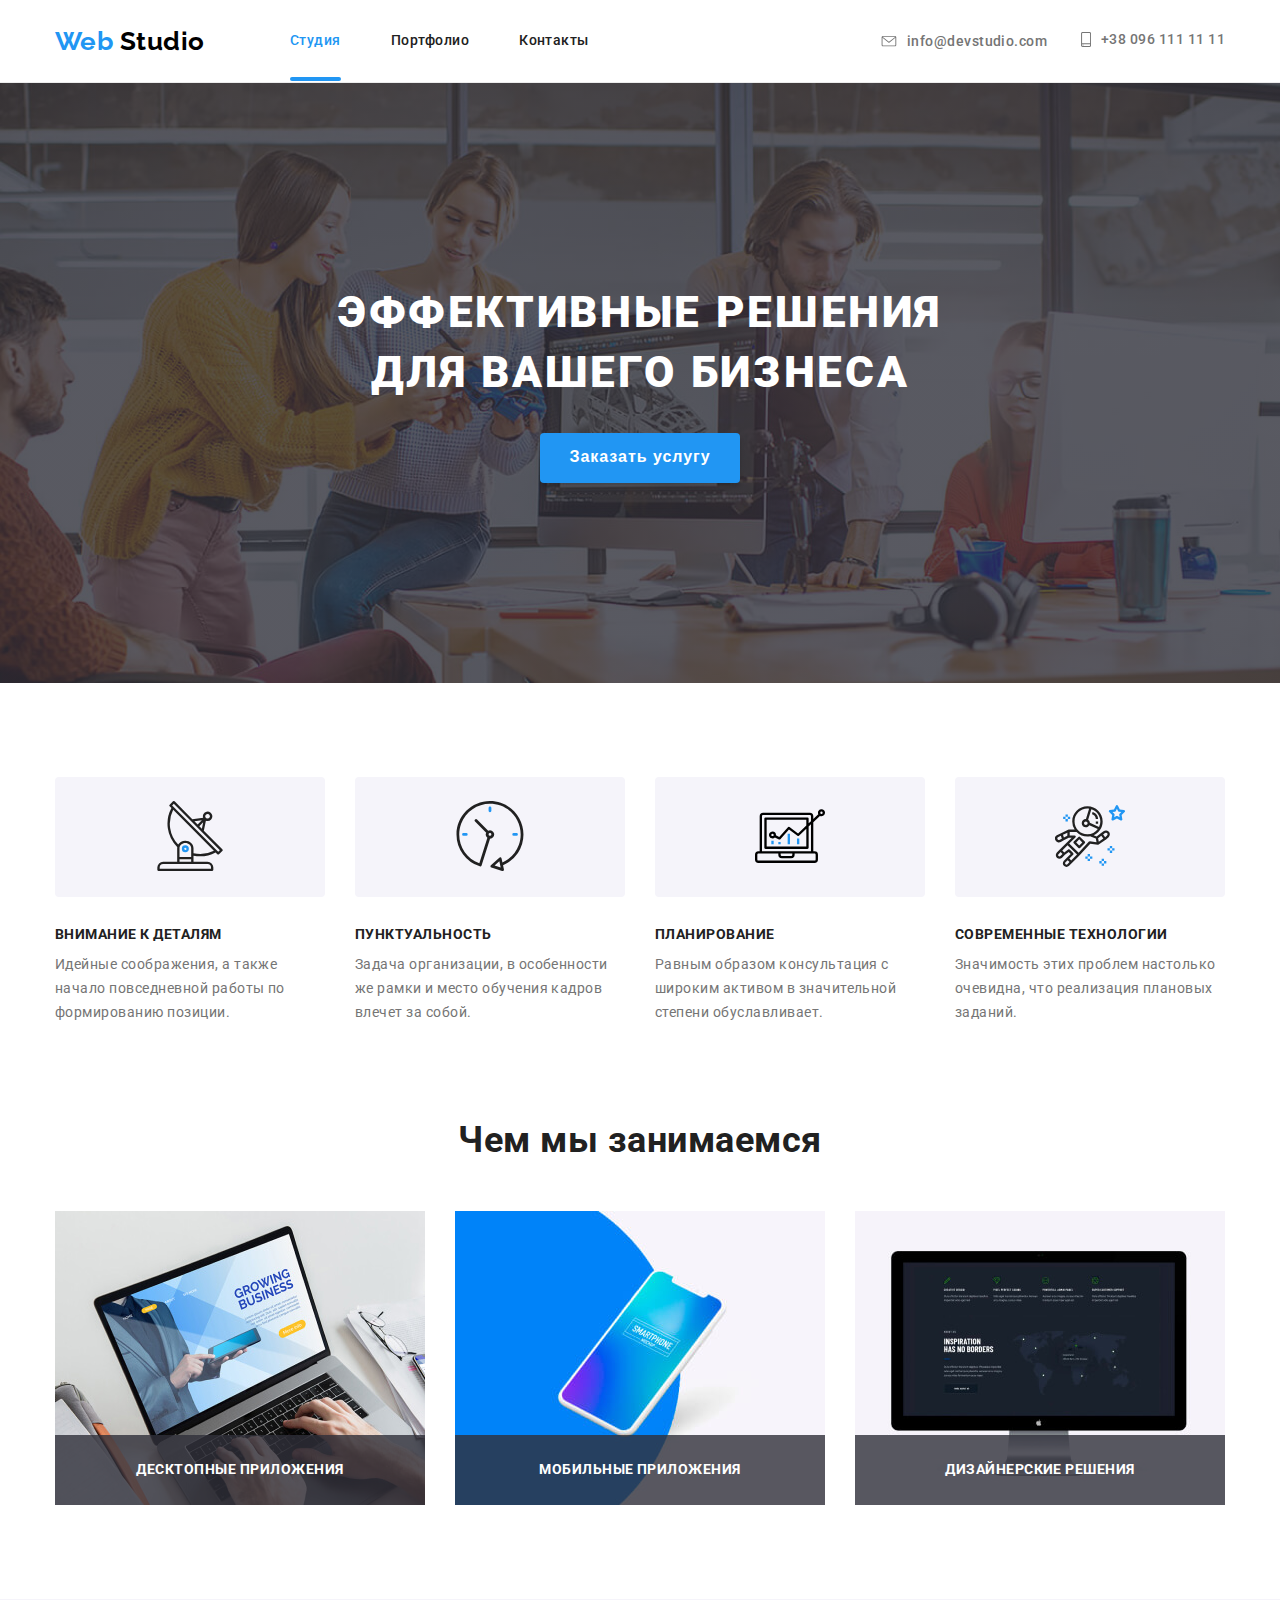
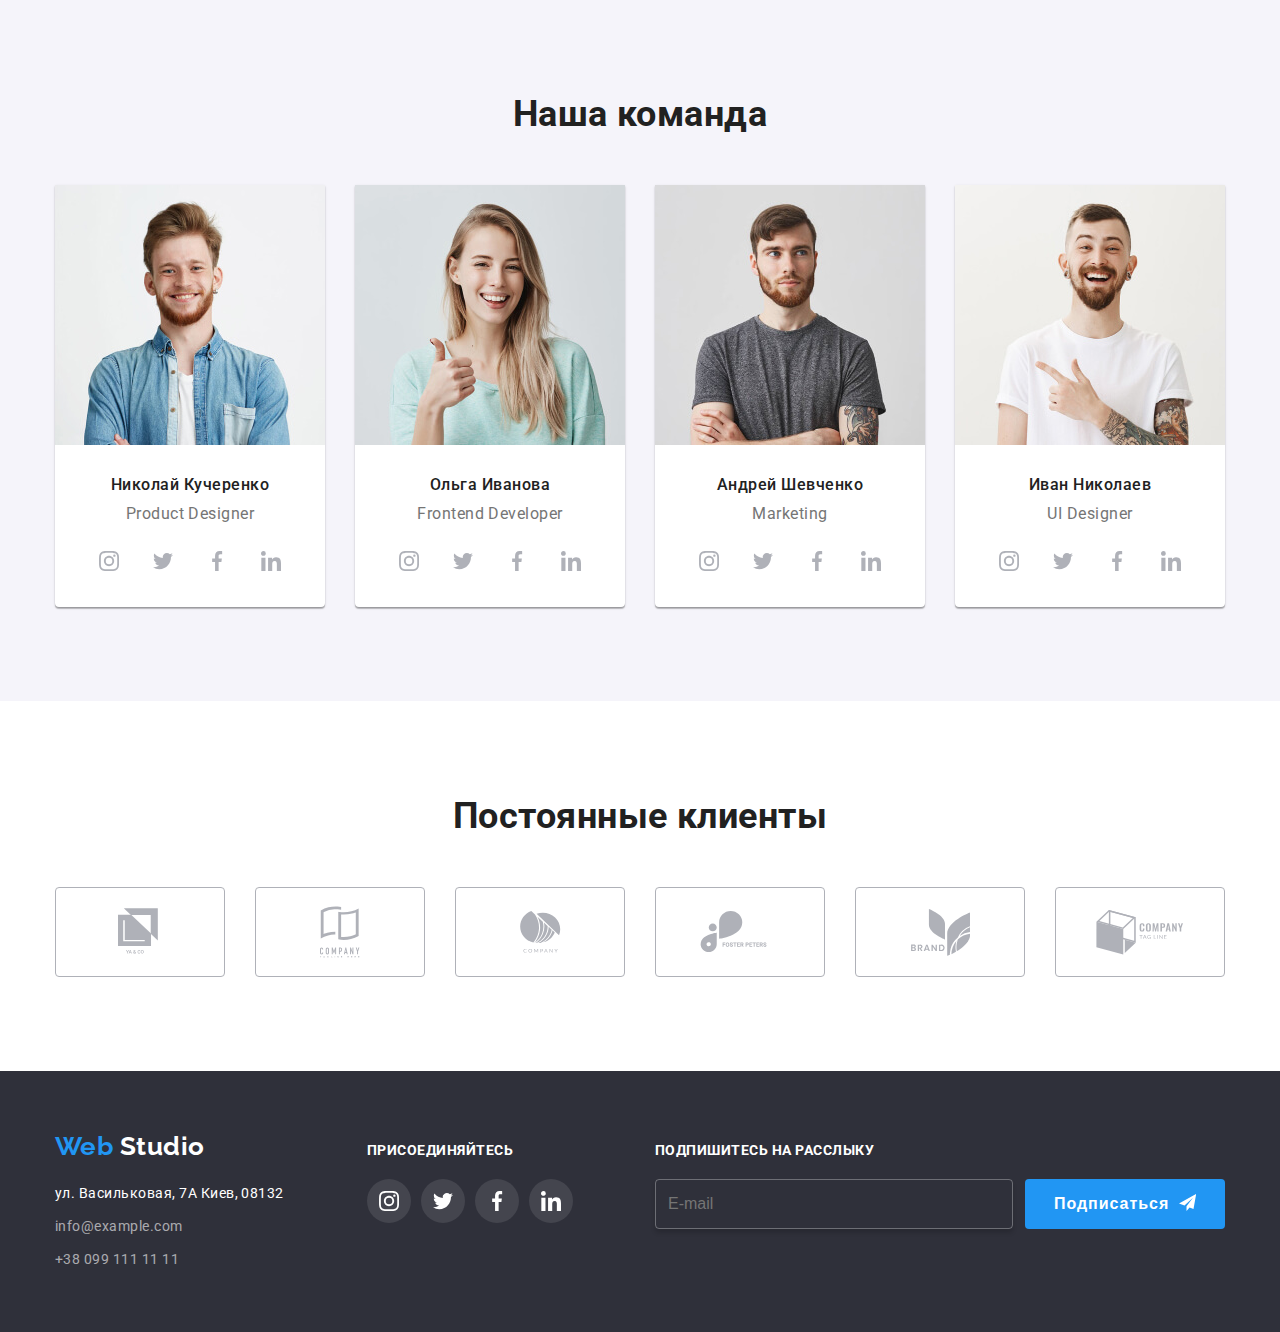
<file: index.html>
<!DOCTYPE html>
<html lang="ru">
  <head>
    <meta charset="UTF-8" />
    <meta name="viewport" content="width=device-width, initial-scale=1.0" />
    <title>Веб Студия</title>
    <link
      href="https://fonts.googleapis.com/css2?family=Raleway:wght@700&family=Roboto:wght@400;500;700;900&display=swap"
      rel="stylesheet"
    />
    <link rel="stylesheet" href="./css/styles.css" />
  </head>
  <body>
    <!-- Шапка сайта -->
    <header class="header">
      <div class="container">
        <nav class="navigation">
          <a href="index.html" class="logo link"
            ><span class="logo-web">Web</span>
            <span class="logo-studio">Studio</span>
          </a>
          <ul class="nav-list list">
            <li class="nav-list-item">
              <a href="./index.html" class="nav-list-link link studio"
                >Студия</a
              >
            </li>
            <li class="nav-list-item">
              <a href="./portfolio.html" class="nav-list-link link"
                >Портфолио</a
              >
            </li>
            <li class="nav-list-item">
              <a href="#" class="nav-list-link link">Контакты</a>
            </li>
          </ul>
        </nav>
        <div class="header-address">
          <address class="address">
            <a class="address-list" href="mailto:info@devstudio.com"
              ><svg class="address-list-svg" width="16px" height="11px">
                <use href="./images/sprite.svg#icon-email"></use>
              </svg>
              info@devstudio.com</a
            >

            <a class="address-list" href="tel:+380961111111"
              ><svg class="address-list-svg" width="10px" height="15px">
                <use href="./images/sprite.svg#icon-phone"></use>
              </svg>
              +38 096 111 11 11</a
            >
          </address>
        </div>
      </div>
    </header>
    <main>
      <!-- Секция Герой -->
      <section class="hero">
        <div class="hero-container">
          <h1 class="hero-tittle">Эффективные решения для вашего бизнеса</h1>
          <button data-modal-open type="button" class="button">
            <span class="hero-text">Заказать услугу</span>
          </button>
        </div>
        <div data-modal class="backdrop is-hidden">
          <div class="modal">
            <button
              data-modal-close
              type="button"
              class="button-modal-close"
            ></button>
            <b class="modal-text">Оставьте свои данные, мы вам перезвоним</b>
            <form class="form" action="#" autocomplete="off">
              <div class="form-field-backdrop">
                <input
                  class="backdrop-input"
                  type="text"
                  name="name"
                  id="name"
                  placeholder=" "
                />
                <label class="backdrop-lable" for="name">Имя</label>
                <svg class="input-svg">
                  <use href="./images/modal-svg-sprite.svg#icon-name-svg"></use>
                </svg>
              </div>
              <div class="form-field-backdrop">
                <input
                  class="backdrop-input"
                  type="tel"
                  name="tel"
                  id="tel"
                  placeholder=" "
                />
                <label class="backdrop-lable" for="tel">Телефон</label>
                <svg class="input-svg">
                  <use
                    href="./images/modal-svg-sprite.svg#icon-phone-svg"
                  ></use>
                </svg>
              </div>
              <div class="form-field-backdrop">
                <input
                  class="backdrop-input"
                  type="email"
                  name="email"
                  id="email"
                  placeholder=" "
                />
                <label class="backdrop-lable" for="email">Почта</label>
                <svg class="input-svg">
                  <use
                    href="./images/modal-svg-sprite.svg#icon-email-svg"
                  ></use>
                </svg>
              </div>
              <div class="textarea-box">
                <textarea
                  class="textarea-comment"
                  name="comment"
                  id="comment"
                  placeholder=" "
                ></textarea>
                <label for="comment" class="textarea-text">Комментарий</label>
              </div>
              <div class="policy">
                <label class="policy-label">
                  <input
                    type="checkbox"
                    value="accept-policy"
                    name="policy"
                    class="policy-checkbox"
                  />
                  <span class="checkbox-icon"></span>
                  <span class="policy-text"
                    >Соглашаюсь с рассылкой и принимаю
                    <a class="policy-contract" href="#"
                      >Условия договора</a
                    ></span
                  >
                </label>
              </div>
              <button type="submit" class="button-modal-push">Отправить</button>
            </form>
          </div>
        </div>
      </section>
      <!-- Наши особенности -->
      <section class="services">
        <div class="container">
          <h2 hidden>Наши особенности</h2>
          <ul class="services-list list">
            <li class="services-icon">
              <div class="services-svg">
                <svg width="70" height="70">
                  <use href="./images/sprite.svg#icon-antenna"></use>
                </svg>
              </div>
              <h3 class="services-tittle">Внимание к деталям</h3>
              <p class="services-text">
                Идейные соображения, а также начало повседневной работы по
                формированию позиции.
              </p>
            </li>
            <li class="services-icon">
              <div class="services-svg">
                <svg width="70" height="70">
                  <use href="./images/sprite.svg#icon-clock"></use>
                </svg>
              </div>
              <h3 class="services-tittle">Пунктуальность</h3>
              <p class="services-text">
                Задача организации, в особенности же рамки и место обучения
                кадров влечет за собой.
              </p>
            </li>
            <li class="services-icon">
              <div class="services-svg">
                <svg width="70" height="70">
                  <use href="./images/sprite.svg#icon-diagram"></use>
                </svg>
              </div>
              <h3 class="services-tittle">Планирование</h3>
              <p class="services-text">
                Равным образом консультация с широким активом в значительной
                степени обуславливает.
              </p>
            </li>
            <li class="services-icon">
              <div class="services-svg">
                <svg width="70" height="70">
                  <use href="./images/sprite.svg#icon-astronaut"></use>
                </svg>
              </div>
              <h3 class="services-tittle">Современные технологии</h3>
              <p class="services-text">
                Значимость этих проблем настолько очевидна, что реализация
                плановых заданий.
              </p>
            </li>
          </ul>
        </div>
      </section>
      <!-- Специализация студии -->
      <section class="work section">
        <div class="container">
          <h2 class="section-tittle">Чем мы занимаемся</h2>
          <ul class="work-list list">
            <li class="work-list-item">
              <img
                class="work-picture"
                src="./images/what-are-we-doing/macbook-img.jpg"
                alt="макбук"
                width="370"
              />
              <h3 class="work-tittle-text">Десктопные приложения</h3>
            </li>
            <li class="work-list-item">
              <img
                class="work-picture"
                src="./images/what-are-we-doing/phone-img.jpg"
                alt="айфон"
                width="370"
              />
              <h3 class="work-tittle-text">Мобильные приложения</h3>
            </li>
            <li class="work-list-item">
              <img
                class="work-picture"
                src="./images/what-are-we-doing/imac-img.jpg"
                alt="аймак"
                width="370"
              />
              <h3 class="work-tittle-text">Дизайнерские решения</h3>
            </li>
          </ul>
        </div>
      </section>
      <!-- Наша команда -->
      <section class="section-team section">
        <div class="container">
          <h2 class="section-tittle">Наша команда</h2>
          <ul class="team-list list">
            <li class="team-card">
              <img
                src="./images/team/img1.jpg"
                alt="Николай"
                width="270"
                height="260"
              />
              <h3 class="team">Николай Кучеренко</h3>
              <p class="team-tittle">Product Designer</p>
              <ul class="social-icon list">
                <li class="social-svg">
                  <a class="team-link link" href="#" aria-label="instagram">
                    <svg class="team-link-icon" width="20" height="20">
                      <use href="./images/sprite.svg#icon-instagram"></use>
                    </svg>
                  </a>
                </li>
                <li class="social-svg">
                  <a class="team-link link" href="#" aria-label="twitter">
                    <svg class="team-link-icon" width="20" height="20">
                      <use href="./images/sprite.svg#icon-twitter"></use>
                    </svg>
                  </a>
                </li>
                <li class="social-svg">
                  <a class="team-link link" href="#" aria-label="facebook"
                    ><svg class="team-link-icon" width="20" height="20">
                      <use href="./images/sprite.svg#icon-facebook"></use>
                    </svg>
                  </a>
                </li>
                <li class="social-svg">
                  <a class="team-link link" href="#" aria-label="linkedin">
                    <svg class="team-link-icon" width="20" height="20">
                      <use href="./images/sprite.svg#icon-linkedin"></use>
                    </svg>
                  </a>
                </li>
              </ul>
            </li>
            <li class="team-card">
              <img
                src="./images/team/img2.jpg"
                alt="Ольга"
                width="270"
                height="260"
              />
              <h3 class="team">Ольга Иванова</h3>
              <p class="team-tittle">Frontend Developer</p>
              <ul class="social-icon list">
                <li class="social-svg">
                  <a class="team-link link" href="#" aria-label="instagram">
                    <svg class="team-link-icon" width="20" height="20">
                      <use href="./images/sprite.svg#icon-instagram"></use>
                    </svg>
                  </a>
                </li>
                <li class="social-svg">
                  <a class="team-link link" href="#" aria-label="twitter">
                    <svg class="team-link-icon" width="20" height="20">
                      <use href="./images/sprite.svg#icon-twitter"></use>
                    </svg>
                  </a>
                </li>
                <li class="social-svg">
                  <a class="team-link link" href="#" aria-label="facebook"
                    ><svg class="team-link-icon" width="20" height="20">
                      <use href="./images/sprite.svg#icon-facebook"></use>
                    </svg>
                  </a>
                </li>
                <li class="social-svg">
                  <a class="team-link link" href="#" aria-label="linkedin">
                    <svg class="team-link-icon" width="20" height="20">
                      <use href="./images/sprite.svg#icon-linkedin"></use>
                    </svg>
                  </a>
                </li>
              </ul>
            </li>
            <li class="team-card">
              <img
                src="./images/team/img3.jpg"
                alt="Андрей"
                width="270"
                height="260"
              />
              <h3 class="team">Андрей Шевченко</h3>
              <p class="team-tittle">Marketing</p>
              <ul class="social-icon list">
                <li class="social-svg">
                  <a class="team-link link" href="#" aria-label="instagram">
                    <svg class="team-link-icon" width="20" height="20">
                      <use href="./images/sprite.svg#icon-instagram"></use>
                    </svg>
                  </a>
                </li>
                <li class="social-svg">
                  <a class="team-link link" href="#" aria-label="twitter">
                    <svg class="team-link-icon" width="20" height="20">
                      <use href="./images/sprite.svg#icon-twitter"></use>
                    </svg>
                  </a>
                </li>
                <li class="social-svg">
                  <a class="team-link link" href="#" aria-label="facebook"
                    ><svg class="team-link-icon" width="20" height="20">
                      <use href="./images/sprite.svg#icon-facebook"></use>
                    </svg>
                  </a>
                </li>
                <li class="social-svg">
                  <a class="team-link link" href="#" aria-label="linkedin">
                    <svg class="team-link-icon" width="20" height="20">
                      <use href="./images/sprite.svg#icon-linkedin"></use>
                    </svg>
                  </a>
                </li>
              </ul>
            </li>
            <li class="team-card">
              <img
                src="./images/team/img4.jpg"
                alt="Иван"
                width="270"
                height="260"
              />
              <h3 class="team">Иван Николаев</h3>
              <p class="team-tittle">UI Designer</p>
              <ul class="social-icon list">
                <li class="social-svg">
                  <a class="team-link link" href="#" aria-label="instagram">
                    <svg class="team-link-icon" width="20" height="20">
                      <use href="./images/sprite.svg#icon-instagram"></use>
                    </svg>
                  </a>
                </li>
                <li class="social-svg">
                  <a class="team-link link" href="#" aria-label="twitter">
                    <svg class="team-link-icon" width="20" height="20">
                      <use href="./images/sprite.svg#icon-twitter"></use>
                    </svg>
                  </a>
                </li>
                <li class="social-svg">
                  <a class="team-link link" href="#" aria-label="facebook"
                    ><svg class="team-link-icon" width="20" height="20">
                      <use href="./images/sprite.svg#icon-facebook"></use>
                    </svg>
                  </a>
                </li>
                <li class="social-svg">
                  <a class="team-link link" href="#" aria-label="linkedin">
                    <svg class="team-link-icon" width="20" height="20">
                      <use href="./images/sprite.svg#icon-linkedin"></use>
                    </svg>
                  </a>
                </li>
              </ul>
            </li>
          </ul>
        </div>
      </section>
      <!-- Наши Клиенты -->
      <section class="clients section">
        <div class="container">
          <h2 class="section-tittle">Постоянные клиенты</h2>
          <ul class="clients-list list" lang="en">
            <li class="clients-list-item">
              <a class="client-logo link" href="#">
                <svg class="client-logo-svg" width="44" height="49">
                  <use href="./images/sprite.svg#icon-logo1"></use>
                </svg>
              </a>
            </li>

            <li class="clients-list-item">
              <a class="client-logo link" href="#">
                <svg class="client-logo-svg" width="40" height="52">
                  <use href="./images/sprite.svg#icon-logo2"></use>
                </svg>
              </a>
            </li>

            <li class="clients-list-item">
              <a class="client-logo link" href="#">
                <svg class="client-logo-svg" width="41" height="42">
                  <use href="./images/sprite.svg#icon-logo3"></use>
                </svg>
              </a>
            </li>

            <li class="clients-list-item">
              <a class="client-logo link" href="#">
                <svg class="client-logo-svg" width="80" height="42">
                  <use href="./images/sprite.svg#icon-logo4"></use>
                </svg>
              </a>
            </li>

            <li class="clients-list-item">
              <a class="client-logo link" href="#">
                <svg class="client-logo-svg" width="59" height="47">
                  <use href="./images/sprite.svg#icon-logo5"></use>
                </svg>
              </a>
            </li>

            <li class="clients-list-item">
              <a class="client-logo link" href="#">
                <svg class="client-logo-svg" width="88" height="45">
                  <use href="./images/sprite.svg#icon-logo6"></use>
                </svg>
              </a>
            </li>
          </ul>
        </div>
      </section>
    </main>
    <footer class="footer">
      <div class="footer-list container">
        <div class="footer-logotype">
          <a href="index.html" class="logo link"
            ><span class="logo-web">Web</span>
            <span class="logo-footer">Studio</span>
          </a>
          <address class="address-footer">
            <a
              href="https://goo.gl/maps/Aek9VfqJxaWBVfHE9"
              target="_blank"
              class="address-map link"
              >ул. Васильковая, 7А Киев, 08132</a
            >
            <br />
            <a href="mailto:info@example.com" class="address-info link"
              >info@example.com</a
            ><br />
            <a href="tel:+380991111111" class="address-info link"
              >+38 099 111 11 11</a
            >
          </address>
        </div>
        <div class="footer-list-second">
          <b class="sign-up">присоединяйтесь</b>
          <ul class="footer-social list">
            <li class="social-svg">
              <a class="logo-social link" href="#" aria-label="Instagram">
                <svg class="logo-social-icon" width="20" height="20">
                  <use href="./images/sprite.svg#icon-instagram"></use>
                </svg>
              </a>
            </li>
            <li class="social-svg">
              <a class="logo-social link" href="#" aria-label="twitter"
                ><svg class="logo-social-icon" width="20" height="20">
                  <use href="./images/sprite.svg#icon-twitter"></use>
                </svg>
              </a>
            </li>
            <li class="social-svg">
              <a class="logo-social link" href="#" aria-label="facebook">
                <svg class="logo-social-icon" width="20" height="20">
                  <use href="./images/sprite.svg#icon-facebook"></use>
                </svg>
              </a>
            </li>
            <li class="social-svg">
              <a class="logo-social link" href="#" aria-label="linkedin"
                ><svg class="logo-social-icon" width="20" height="20">
                  <use href="./images/sprite.svg#icon-linkedin"></use>
                </svg>
              </a>
            </li>
          </ul>
        </div>
        <div class="subscription">
          <b class="sign-up">подпишитесь на расслыку</b>
          <form action="#">
            <div class="footer-form">
              <input
                class="footer-input-email"
                type="email"
                name="email"
                placeholder="E-mail"
              />
              <button class="btn-footer">Подписаться</button>
            </div>
          </form>
        </div>
      </div>
    </footer>
    <script src="./js/modal.js"></script>
  </body>
</html>
</file>
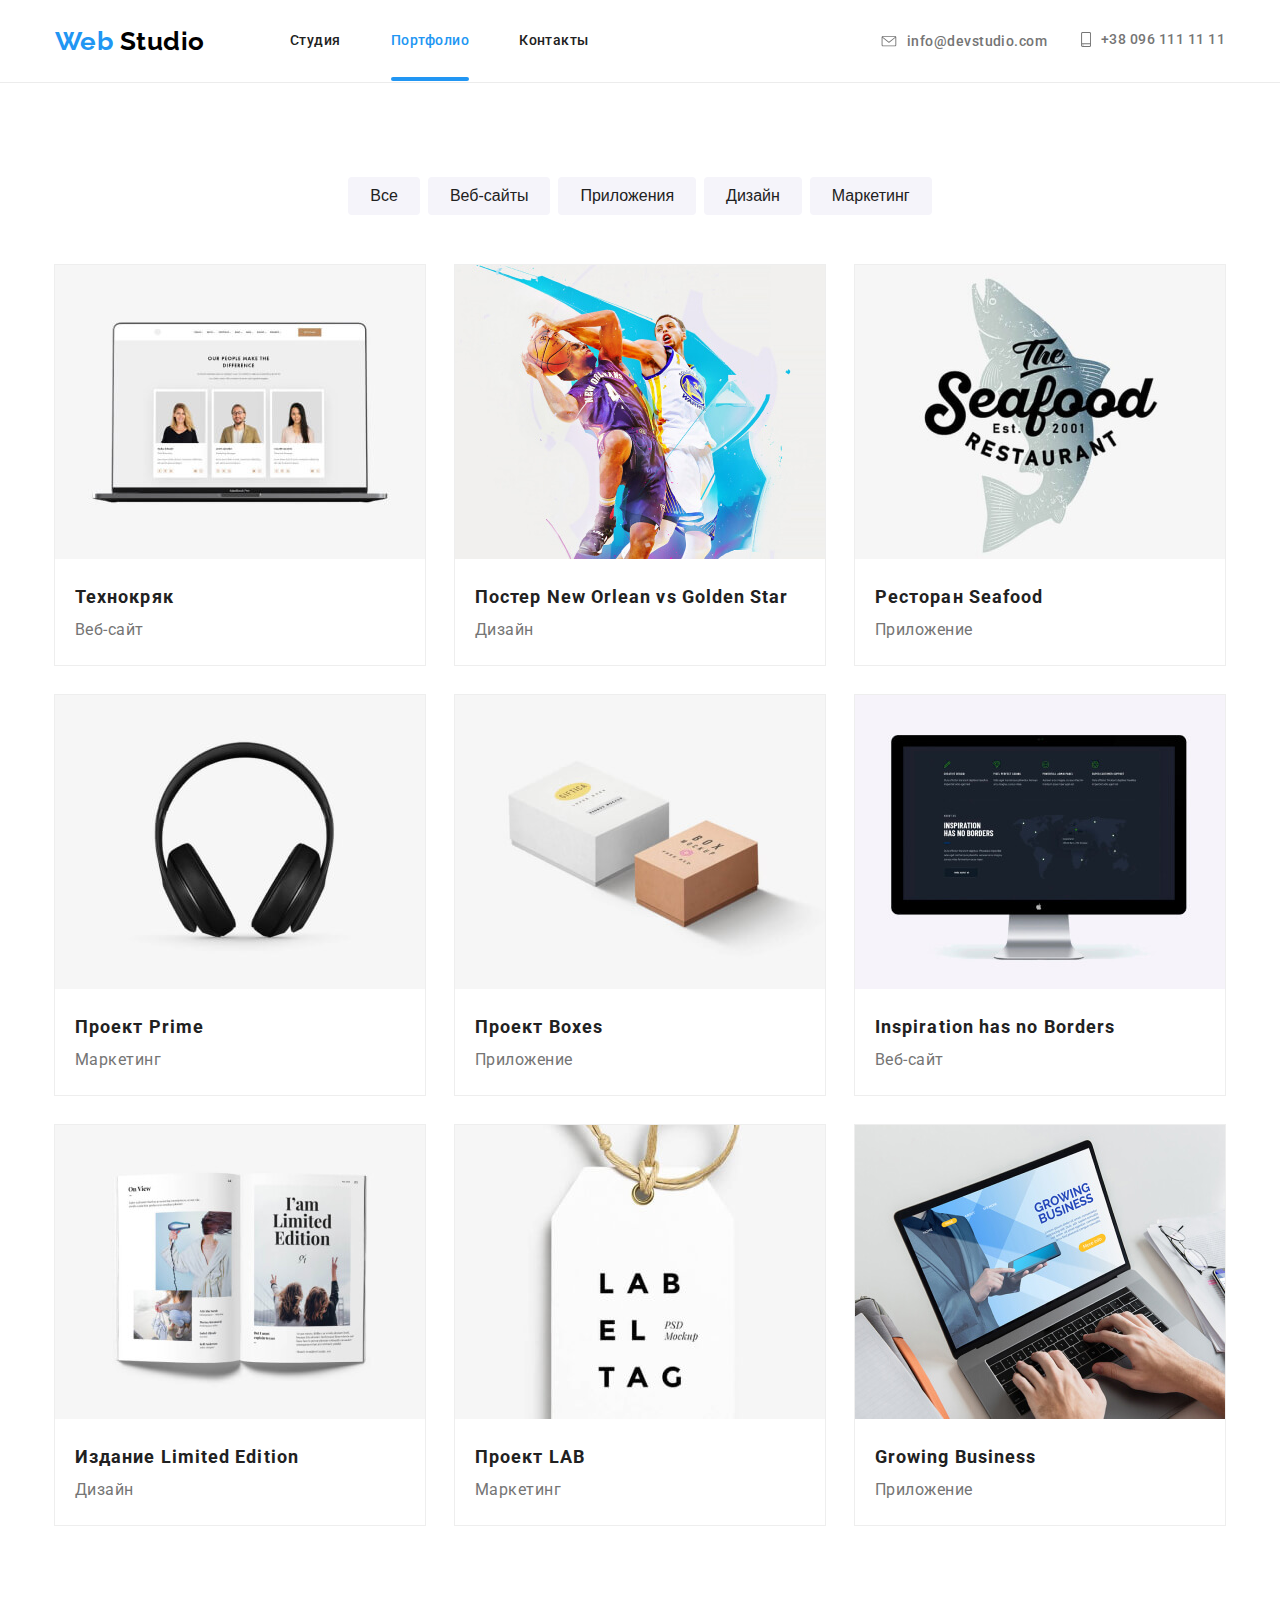
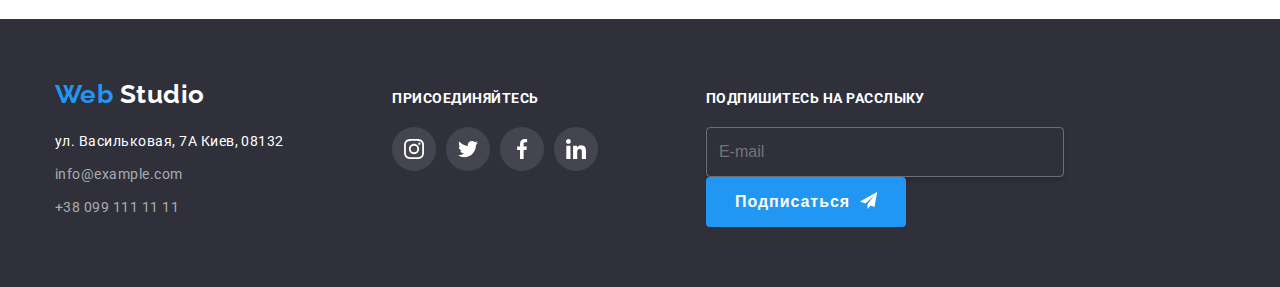
<file: portfolio.html>
<!DOCTYPE html>
<html lang="ru">
  <head>
    <meta charset="UTF-8" />
    <meta name="viewport" content="width=device-width, initial-scale=1.0" />
    <title>Веб Студия</title>
    <link
      href="https://fonts.googleapis.com/css2?family=Raleway:wght@700&family=Roboto:wght@400;500;700;900&display=swap"
      rel="stylesheet"
    />
    <link rel="stylesheet" href="./css/styles.css" />
  </head>
  <body>
    <!-- Шапка сайта -->
    <header class="header">
      <div class="container">
        <nav class="navigation">
          <a href="index.html" class="logo link"
            ><span class="logo-web">Web</span>
            <span class="logo-studio">Studio</span>
          </a>
          <ul class="nav-list list">
            <li class="nav-list-item">
              <a href="./index.html" class="nav-list-link link">Студия</a>
            </li>
            <li class="nav-list-item">
              <a href="./portfolio.html" class="nav-list-link link studio"
                >Портфолио</a
              >
            </li>
            <li class="nav-list-item">
              <a href="#" class="nav-list-link link">Контакты</a>
            </li>
          </ul>
        </nav>
        <div class="header-address">
          <address class="address">
            <a class="address-list" href="mailto:info@devstudio.com"
              ><svg class="address-list-svg" width="16px" height="11px">
                <use href="./images/sprite.svg#icon-email"></use>
              </svg>
              info@devstudio.com</a
            >

            <a class="address-list" href="tel:+380961111111"
              ><svg class="address-list-svg" width="10px" height="15px">
                <use href="./images/sprite.svg#icon-phone"></use>
              </svg>
              +38 096 111 11 11</a
            >
          </address>
        </div>
      </div>
    </header>
    <!-- Мейн -->
    <main>
      <!-- наши услуги -->
      <section class="projects-button section container">
        <h1 hidden>Наши проекты</h1>
        <ul class="filter-list list">
          <li class="button-list">
            <button class="button-portfolio" type="button">
              <span class="portfolio-tittle">Все</span>
            </button>
          </li>
          <li class="button-list">
            <button class="button-portfolio" type="button">
              <span class="portfolio-tittle">Веб-сайты</span>
            </button>
          </li>
          <li class="button-list">
            <button class="button-portfolio" type="button">
              <span class="portfolio-tittle">Приложения</span>
            </button>
          </li>
          <li class="button-list">
            <button class="button-portfolio" type="button">
              <span class="portfolio-tittle">Дизайн</span>
            </button>
          </li>
          <li class="button-list">
            <button class="button-portfolio" type="button">
              <span class="portfolio-tittle">Маркетинг</span>
            </button>
          </li>
        </ul>

        <!-- Проекты -->

        <ul class="project list">
          <li class="projects-list">
            <a class="link" href="#">
              <div class="projects-list-img">
                <img
                  src="./images/projects/projects1.jpg"
                  alt="Технокряк"
                  width="370"
                />
                <div class="overlay-projects">
                  <p class="projects-text">
                    Технокряк это современная площадка распространения
                    коронавируса. Компании используют эту платформу для
                    цифрового шпионажа и атак на защищённые сервера конкурентов.
                  </p>
                </div>
              </div>
              <div class="projects-container">
                <h2 class="projects-title">Технокряк</h2>
                <p class="projects-link">Веб-сайт</p>
              </div>
            </a>
          </li>
          <li class="projects-list">
            <a class="link" href="#">
              <div class="projects-list-img">
                <img
                  src="./images/projects/projects2.jpg"
                  alt="Технокряк"
                  width="370"
                />

                <div class="overlay-projects">
                  <p class="projects-text">
                    Технокряк это современная площадка распространения
                    коронавируса. Компании используют эту платформу для
                    цифрового шпионажа и атак на защищённые сервера конкурентов.
                  </p>
                </div>
              </div>
              <div class="projects-container">
                <h2 class="projects-title">Постер New Orlean vs Golden Star</h2>
                <p class="projects-link">Дизайн</p>
              </div>
            </a>
          </li>
          <li class="projects-list">
            <a class="link" href="#">
              <div class="projects-list-img">
                <img
                  src="./images/projects/projects3.jpg"
                  alt="Технокряк"
                  width="370"
                />
                <div class="overlay-projects">
                  <p class="projects-text">
                    Технокряк это современная площадка распространения
                    коронавируса. Компании используют эту платформу для
                    цифрового шпионажа и атак на защищённые сервера конкурентов.
                  </p>
                </div>
              </div>
              <div class="projects-container">
                <h2 class="projects-title">Ресторан Seafood</h2>
                <p class="projects-link">Приложение</p>
              </div>
            </a>
          </li>
          <li class="projects-list">
            <a class="link" href="#">
              <div class="projects-list-img">
                <img
                  src="./images/projects/projects4.jpg"
                  alt="Технокряк"
                  width="370"
                />
                <div class="overlay-projects">
                  <p class="projects-text">
                    Технокряк это современная площадка распространения
                    коронавируса. Компании используют эту платформу для
                    цифрового шпионажа и атак на защищённые сервера конкурентов.
                  </p>
                </div>
              </div>
              <div class="projects-container">
                <h2 class="projects-title">Проект Prime</h2>
                <p class="projects-link">Маркетинг</p>
              </div>
            </a>
          </li>
          <li class="projects-list">
            <a class="link" href="#">
              <div class="projects-list-img">
                <img
                  src="./images/projects/projects5.jpg"
                  alt="Технокряк"
                  width="370"
                />
                <div class="overlay-projects">
                  <p class="projects-text">
                    Технокряк это современная площадка распространения
                    коронавируса. Компании используют эту платформу для
                    цифрового шпионажа и атак на защищённые сервера конкурентов.
                  </p>
                </div>
              </div>
              <div class="projects-container">
                <h2 class="projects-title">Проект Boxes</h2>
                <p class="projects-link">Приложение</p>
              </div>
            </a>
          </li>
          <li class="projects-list">
            <a class="link" href="#">
              <div class="projects-list-img">
                <img
                  src="./images/projects/projects6.jpg"
                  alt="Технокряк"
                  width="370"
                />
                <div class="overlay-projects">
                  <p class="projects-text">
                    Технокряк это современная площадка распространения
                    коронавируса. Компании используют эту платформу для
                    цифрового шпионажа и атак на защищённые сервера конкурентов.
                  </p>
                </div>
              </div>
              <div class="projects-container">
                <h2 class="projects-title">Inspiration has no Borders</h2>
                <p class="projects-link">Веб-сайт</p>
              </div>
            </a>
          </li>
          <li class="projects-list">
            <a class="link" href="#">
              <div class="projects-list-img">
                <img
                  src="./images/projects/projects7.jpg"
                  alt="Технокряк"
                  width="370"
                />
                <div class="overlay-projects">
                  <p class="projects-text">
                    Технокряк это современная площадка распространения
                    коронавируса. Компании используют эту платформу для
                    цифрового шпионажа и атак на защищённые сервера конкурентов.
                  </p>
                </div>
              </div>
              <div class="projects-container">
                <h2 class="projects-title">Издание Limited Edition</h2>
                <p class="projects-link">Дизайн</p>
              </div>
            </a>
          </li>
          <li class="projects-list">
            <a class="link" href="#">
              <div class="projects-list-img">
                <img
                  src="./images/projects/projects8.jpg"
                  alt="Технокряк"
                  width="370"
                />
                <div class="overlay-projects">
                  <p class="projects-text">
                    Технокряк это современная площадка распространения
                    коронавируса. Компании используют эту платформу для
                    цифрового шпионажа и атак на защищённые сервера конкурентов.
                  </p>
                </div>
              </div>
              <div class="projects-container">
                <h2 class="projects-title">Проект LAB</h2>
                <p class="projects-link">Маркетинг</p>
              </div>
            </a>
          </li>
          <li class="projects-list">
            <a class="link" href="#">
              <div class="projects-list-img">
                <img
                  src="./images/projects/projects9.jpg"
                  alt="Технокряк"
                  width="370"
                />
                <div class="overlay-projects">
                  <p class="projects-text">
                    Технокряк это современная площадка распространения
                    коронавируса. Компании используют эту платформу для
                    цифрового шпионажа и атак на защищённые сервера конкурентов.
                  </p>
                </div>
              </div>
              <div class="projects-container">
                <h2 class="projects-title">Growing Business</h2>
                <p class="projects-link">Приложение</p>
              </div>
            </a>
          </li>
        </ul>
      </section>
    </main>
    <!-- Футер -->
    <footer class="footer">
      <div class="footer-list container">
        <div class="footer-logotype">
          <a href="index.html" class="logo link"
            ><span class="logo-web">Web</span>
            <span class="logo-footer">Studio</span>
          </a>
          <address class="address-footer">
            <a
              href="https://goo.gl/maps/Aek9VfqJxaWBVfHE9"
              target="_blank"
              class="address-map link"
              >ул. Васильковая, 7А Киев, 08132</a
            >
            <br />
            <a href="mailto:info@example.com" class="address-info link"
              >info@example.com</a
            ><br />
            <a href="tel:+380991111111" class="address-info link"
              >+38 099 111 11 11</a
            >
          </address>
        </div>
        <div class="footer-list-second">
          <b class="sign-up">присоединяйтесь</b>
          <ul class="footer-social list">
            <li class="social-svg">
              <a class="logo-social link" href="#" aria-label="Instagram">
                <svg class="logo-social-icon" width="20" height="20">
                  <use href="./images/sprite.svg#icon-instagram"></use>
                </svg>
              </a>
            </li>
            <li class="social-svg">
              <a class="logo-social link" href="#" aria-label="twitter"
                ><svg class="logo-social-icon" width="20" height="20">
                  <use href="./images/sprite.svg#icon-twitter"></use>
                </svg>
              </a>
            </li>
            <li class="social-svg">
              <a class="logo-social link" href="#" aria-label="facebook">
                <svg class="logo-social-icon" width="20" height="20">
                  <use href="./images/sprite.svg#icon-facebook"></use>
                </svg>
              </a>
            </li>
            <li class="social-svg">
              <a class="logo-social link" href="#" aria-label="linkedin"
                ><svg class="logo-social-icon" width="20" height="20">
                  <use href="./images/sprite.svg#icon-linkedin"></use>
                </svg>
              </a>
            </li>
          </ul>
        </div>
        <div class="subscription">
          <b class="sign-up">подпишитесь на расслыку</b>
          <form action="#">
            <div class="footer-form">
              <input
                class="footer-input-email"
                type="email"
                name="email"
                placeholder="E-mail"
              />
            </div>
          </form>
          <button class="btn-footer">Подписаться</button>
        </div>
      </div>
    </footer>
    <script src="./js/modal.js"></script>
  </body>
</html>
</file>
<file: css/styles.css>
/* основной цвет фона #ffffff */
/* вторичный цвет фона #F5F4FA */
/* основной цвет текста #757575 */
/* вторичный цвет текста #212121 */
/* вспомогающий цвет текста #FFFFFF */
/* акцент на странице #2196F3 */
/*  цвет фона Футера #2F303A; */
/* цвет телефона и имейла в футере rgba(255, 255, 255, 0.6); */

:root {
  --primary-text-color: #757575;
  --title-text-color: #212121;
  --accent-color: #2196f3;
  --accent-secondary-color: #000000;
  --primary-white-color: #ffffff;
  --secondary-white-color: #f5f4fa;
  --fotter-bcg-color: #2f303a;
  --footer-contacts-color: rgba(255, 255, 255, 0.6);
  --timing-function: cubic-bezier(0.4, 0, 0.2, 0.1);
}

html {
  box-sizing: border-box;
}

img {
  display: block;
}

*,
*::before,
*::after {
  box-sizing: inherit;
  margin: 0;
  padding: 0;
}

/* Боди */

body {
  background-color: var(--primary-white-color);
  color: var(--title-text-color);

  font-family: Roboto, sans-serif;
  letter-spacing: 0.03em;
}

/* убирает точки и подчеркивания в списках и ссылках*/
.list {
  list-style: none;
}
.link {
  text-decoration: none;
  display: block;
}

/* HEADER */

/* .header {
  
} */

.container {
  width: 1200px;
  padding-left: 15px;
  padding-right: 15px;
  margin-left: auto;
  margin-right: auto;
}

.navigation {
  display: flex;
  align-items: center;
}

.header .container {
  display: flex;
  align-items: center;
  justify-content: space-between;
}

.header-address {
  display: flex;
}
/* оформление логотипа Web Studio */

.logo {
  margin-right: 85px;

  font-family: Raleway;
  font-weight: 700;
  font-size: 26px;
  line-height: 1.19;
}

.logo-web {
  color: var(--accent-color);
}

.logo-studio {
  color: var(--accent-secondary-color);
}

/* оформление навигации студия, портфолио, навигация */

.studio::after {
  content: "";
  display: flex;
  width: 100%;
  height: 4px;
  background-color: var(--accent-color);
  position: absolute;
  border-radius: 2px;
  bottom: 0;
}

.nav-list {
  display: flex;

  font-weight: 500;
  font-size: 14px;
  line-height: 1.14;
}

.nav-list-item {
  position: relative;
}
.nav-list-item:not(:last-child) {
  margin-right: 50px;
}

.nav-list-link {
  padding-top: 32px;
  padding-bottom: 32px;
  transition: var(--accent-color) 300ms;
  color: var(--title-text-color);
  transition: 250ms var(--timing-function);
}
.nav-list-link:hover,
.nav-list-link:focus {
  color: var(--accent-color);
}
.studio {
  color: var(--accent-color);
}

/* оформление стилей адреса */
address {
  font-style: inherit;
  font-weight: 500;
  font-size: 14px;
  line-height: 1.14;
}

.address-list {
  display: inline-flex;
  align-items: center;
  padding-top: 32px;
  padding-bottom: 32px;
  text-decoration: none;
  color: var(--primary-text-color);

  transition: 250ms var(--timing-function);
}
.address-list:not(:last-child) {
  margin-right: 30px;
}

.address-list:hover,
.address-list:focus {
  color: var(--accent-color);
}
.address-list .address-list-svg {
  transition: 250ms var(--timing-function);
}

.address-list-svg {
  margin-right: 10px;
  fill: var(--primary-text-color);
}
.address-list:hover .address-list-svg {
  fill: var(--accent-color);
}
.address-list:focus .address-list-svg {
  fill: var(--accent-color);
}

/* настраиваем оформление кнопки */

/* секция герой HERO */
.hero {
  height: 600px;
  max-width: 1600px;
  background-image: linear-gradient(
      to right,
      rgba(47, 48, 58, 0.8),
      rgba(47, 48, 58, 0.8)
    ),
    url(../images/hero-bg/heropicture.jpg);
  background-color: #2f303a;
  margin-right: auto;
  margin-left: auto;
  background-position: center;
}
.hero-container {
  text-align: center;
  position: relative;
}

.hero-tittle {
  color: var(--primary-white-color);
  font-weight: 900;
  font-size: 44px;
  line-height: 1.36;
  letter-spacing: 0.06em;
  text-transform: uppercase;
  width: 696px;
  padding-top: 200px;
  margin-bottom: 30px;

  margin-left: auto;
  margin-right: auto;
}
/* Задает общие отсупы секциям кроме героя */

.section {
  padding-top: 94px;
  padding-bottom: 94px;
}

/* Оформлнение абзацев текста в секции наши особенности  */

.services {
  padding-top: 94px;
}

.services-list {
  display: flex;
}

.services-tittle {
  margin-bottom: 10px;
  margin-top: 30px;

  color: var(--title-text-color);
  font-weight: 700;
  font-size: 14px;
  line-height: 1.14;
  text-transform: uppercase;
}

.services-text {
  color: var(--primary-text-color);
  font-weight: 400;
  font-size: 14px;
  line-height: 1.71;
}

.services-icon:not(:last-child) {
  margin-right: 30px;
}

.services-svg {
  width: 270px;
  height: 120px;
  text-align: center;
  padding-top: 24px;

  background-color: #f5f4fa;
  border-radius: 4px;
}
/* Оформление секции ЧЕМ МЫ ЗАНИМАЕМСЯ */

.work-list {
  display: flex;
}

.section-tittle {
  margin-bottom: 50px;
  color: var(--title-text-color);
  font-weight: 700;
  font-size: 36px;
  line-height: 1.17;
  text-align: center;
}

.work-tittle-text {
  position: absolute;
  bottom: 0;
  padding-top: 27px;
  padding-bottom: 27px;
  width: 100%;

  color: var(--primary-white-color);
  background-color: rgba(47, 48, 58, 0.8);
  font-weight: 700;
  font-size: 14px;
  line-height: 1.14;
  text-align: center;
  text-transform: uppercase;
}

.work-list-item {
  position: relative;
  width: 370px;
}

.work-list-item:not(:last-child) {
  margin-right: 30px;
}
.work-picture {
  display: block;
}

/* оформление секции НАША КОМАНДА */

.section-team {
  background-color: var(--secondary-white-color);
}
.team-list {
  display: flex;
}

.team {
  margin-bottom: 10px;
  margin-top: 30px;
  text-align: center;
  color: var(--title-text-color);
  font-weight: 500;
  font-size: 16px;
  line-height: 1.19;
}

.team-tittle {
  margin-bottom: 16px;

  text-align: center;
  color: var(--primary-text-color);
  font-weight: 400;
  font-size: 16px;
  line-height: 1.19;
}

.team-card:not(:last-child) {
  margin-right: 30px;
}
.team-card {
  width: 270px;

  background-color: var(--primary-white-color);
  box-shadow: 0px 2px 1px rgba(0, 0, 0, 0.2), 0px 1px 1px rgba(0, 0, 0, 0.14),
    0px 1px 3px rgba(0, 0, 0, 0.12);
  border-radius: 0px 0px 4px 4px;
}
.social-icon {
  display: flex;
  justify-content: center;
}
.social-svg:not(:last-child) {
  margin-right: 10px;
}
.social-svg {
  padding-bottom: 24px;
}
.team-link {
  display: flex;
  justify-content: center;
  align-items: center;
  height: 44px;
  width: 44px;
  border-radius: 50%;
  background-color: white;
  color: #afb1b8;
  background-repeat: no-repeat;
  background-position: center;

  transition: 250ms var(--timing-function);
}
.team-link:hover {
  background-color: var(--accent-color);
}
.team-link:focus {
  background-color: var(--accent-color);
}
.team-link .team-link-icon {
  transition: 250ms var(--timing-function);
}
.team-link-icon {
  fill: currentColor;
}

.team-link:hover .team-link-icon {
  fill: white;
}
.team-link:focus .team-link-icon {
  fill: white;
}
/* Оформление секции наши клиенты */

.clients-list {
  display: flex;
  align-items: center;
}
.clients-list-item {
  width: 170px;
}
.clients-list-item:not(:last-child) {
  margin-right: 30px;
}

.client-logo {
  display: flex;
  justify-content: center;
  align-items: center;
  width: 100%;
  height: 90px;
  color: #afb1b8;
  border: 1px solid #afb1b8;
  box-sizing: border-box;
  border-radius: 4px;
  transition: color 250ms var(--timing-function),
    border-color 250ms var(--timing-function);
}
.client-logo .client-logo-svg {
  transition: fill 250ms var(--timing-function);
}

.client-logo:hover {
  border-color: var(--accent-color);
}
.client-logo-svg {
  fill: #afb1b8;
}

.client-logo:hover .client-logo-svg {
  fill: var(--accent-color);
}
.client-logo:focus .client-logo-svg {
  fill: var(--accent-color);
}

/* оформление футера */
.footer {
  padding-top: 60px;
  padding-bottom: 60px;
}

.footer-list {
  display: flex;
  align-items: baseline;
}
.footer-logotype {
  width: 300px;
}
.footer-list-second {
  display: block;
  justify-content: center;
  margin-left: 69px;
  width: 300px;
}

/* Логотип футер */

.logo-footer {
  color: white;
}

.footer {
  background-color: var(--fotter-bcg-color);
}

.footer-social {
  display: flex;
}
/* оформление адресса в футере */

.address-map {
  display: inline-block;
  margin-top: 20px;
  padding-bottom: 9px;

  color: var(--primary-white-color);
  font-weight: 400;
  font-size: 14px;
  line-height: 1.71;

  transition: color 250ms var(--timing-function);
}

.address-info {
  display: inline-block;
  color: rgba(255, 255, 255, 0.6);
  font-weight: 400;
  font-size: 14px;
  line-height: 1.71;

  transition: color 250ms var(--timing-function);
}

.address-info:not(:last-child) {
  padding-bottom: 9px;
}

.sign-up {
  display: block;
  margin-bottom: 20px;
  color: var(--primary-white-color);

  font-weight: 700;
  font-size: 14px;
  line-height: 1.14;
  text-transform: uppercase;
}
.address-info:hover,
.address-info:focus {
  color: var(--accent-color);
}
.address-map:hover,
.address-map:focus {
  color: var(--accent-color);
}

.subscription {
  display: flex;
  flex-direction: column;
  width: 580px;
  margin-left: 45px;
}
.footer-form {
  display: flex;
}
.footer-input-email {
  padding: 18px 12px;
  margin-right: 12px;
  height: 50px;
  min-width: 358px;
  background-color: transparent;
  border: 1px solid rgba(255, 255, 255, 0.3);
  box-shadow: 0px 4px 4px rgba(0, 0, 0, 0.15);
  border-radius: 4px;
  color: var(--primary-white-color);
  font-weight: 400;
  font-size: 16px;
  line-height: 1.25;
}
.footer-input-email:focus {
  outline: none;
}

.btn-footer {
  position: relative;
  display: inline-flex;
  align-items: center;
  width: 200px;
  height: 50px;
  border: none;
  margin: 0;
  padding: 10px 29px;
  border-radius: 4px;
  background-color: var(--accent-color);
  color: var(--primary-white-color);

  font-weight: bold;
  font-size: 16px;
  line-height: 1.87;
  letter-spacing: 0.06em;
  transition: background-color 250ms var(--timing-function),
    color 250ms var(--timing-function);
  overflow: hidden;
}
.btn-footer:hover {
  background-color: var(--primary-white-color);
  color: var(--accent-color);
}
.btn-footer:focus {
  background-color: var(--primary-white-color);
  color: var(--accent-color);
}

.btn-footer::before,
.btn-footer::after {
  content: "";
  display: inline-block;
  width: 20px;
  height: 20px;
  margin-left: 10px;
  background-size: contain;
  transition: transform 250ms var(--timing-function);
}

.btn-footer::after {
  background-image: url(../images/telegram-svg/telegram-svg.svg);
  background-size: contain;
  background-repeat: no-repeat;
}

.btn-footer:hover::after {
  transform: translateY(-40px);
}

.btn-footer::before {
  position: absolute;
  right: 0;
  margin-right: 28px;
  background-image: url(../images/what-are-we-doing/telegram-svg.svg);
  transform: translateY(35px);
  background-size: contain;
  background-repeat: no-repeat;
}

.btn-footer:hover::before {
  transform: translateY(0px);
}
.btn-footer:focus::before {
  transform: translateY(0px);
}

/*  Оформление социальных сетей */

.logo-social {
  display: flex;
  justify-content: center;
  align-items: center;
  height: 44px;
  width: 44px;
  border-radius: 50%;
  background-color: rgba(255, 255, 255, 0.1);

  background-repeat: no-repeat;
  background-position: center;

  transition: background-color 250ms var(--timing-function);
}
.logo-social:hover,
.logo-social:focus {
  background-color: var(--accent-color);
}
.logo-social-icon {
  fill: var(--primary-white-color);
}
/* оформление кнопки главной страницы */

.hero-text {
  font-weight: 700;
  font-size: 16px;
  line-height: 1.87;
  letter-spacing: 0.06em;
}

.button {
  display: inline-block;
  min-width: 200px;
  min-height: 50px;
  margin-bottom: 200px;
  border-radius: 4px;
  box-shadow: 0px 4px 4px rgba(0, 0, 0, 0.15);
  line-height: 3;

  border: none;

  color: var(--primary-white-color);
  background-color: var(--accent-color);

  transition: background-color 250ms var(--timing-function),
    color 250ms var(--timing-function);
}
.button:hover,
button:focus {
  background-color: var(--primary-white-color);
  color: var(--accent-color);
}
/* оформление кнопок портфолио */

.button-list:not(:last-child) {
  margin-right: 8px;
}

.button-portfolio {
  padding-right: 22px;
  padding-left: 22px;
  padding-top: 6px;
  padding-bottom: 6px;

  border: none;
  height: 38px;
  font-weight: 500;
  font-size: 16px;
  line-height: 1.62;
  text-align: center;
  border-radius: 4px;

  background-color: #f5f4fa;
  color: var(--title-text-color);
  transition: background-color 250ms var(--timing-function);
}

.button-portfolio:focus,
.button-portfolio:hover {
  background-color: var(--accent-color);
  color: var(--primary-white-color);
  cursor: pointer;
  box-shadow: 0px 2px 2px rgba(0, 0, 0, 0.12), 0px 1px 2px rgba(0, 0, 0, 0.08),
    0px 3px 1px rgba(0, 0, 0, 0.1);
}

/* оформление секции проекты страницы ПОРТФОЛИО */

.header {
  border-bottom: 1px solid #ececec;
}

.project {
  display: flex;
  flex-wrap: wrap;
  padding-top: 50px;
}
.filter-list {
  display: flex;
  justify-content: center;
}

.projects-list {
  outline: 1px solid #eeeeee;
  width: 370px;
  margin-right: 30px;
  margin-bottom: 30px;
}

.projects-list:nth-child(3n) {
  margin-right: 0;
}
.projects-list:nth-last-child(-n + 3) {
  margin-bottom: 0;
}

.projects-list:hover {
  box-shadow: 1px 4px 6px rgba(0, 0, 0, 0.16), 0px 4px 4px rgba(0, 0, 0, 0.06),
    0px 1px 1px rgba(0, 0, 0, 0.12);
}
.projects-container {
  padding-top: 20px;
  padding-bottom: 20px;
  padding-left: 20px;
  padding-right: 20px;
}

.projects-title {
  color: var(--title-text-color);
  font-weight: 700;
  font-size: 18px;
  line-height: 2;
  letter-spacing: 0.06em;
}

.projects-link {
  color: var(--primary-text-color);
  font-weight: 400;
  font-size: 16px;
  line-height: 1.88;
}

.projects-text {
  color: var(--primary-white-color);
  font-weight: 400;
  font-size: 18px;
  line-height: 1.56;
}
.projects-list:hover .overlay-projects,
.projects-list:focus-within .overlay-projects {
  transform: translateY(-100%);
}

.projects-list-img {
  position: relative;
  overflow: hidden;
}
.overlay-projects {
  position: absolute;
  display: flex;
  padding: 63px 24px;
  font-size: 18px;
  line-height: 1.56;

  width: 100%;
  height: 100%;
  background-color: rgba(33, 150, 243, 0.9);
  color: var(--primary-white-color);

  transition: transform 250ms var(--timing-function);
}

/* Оформление модального окнa */

.backdrop {
  position: fixed;
  top: 0;
  left: 0;
  width: 100%;
  height: 100%;
  background-color: rgba(0, 0, 0, 0.2);
  transition: 250ms var(--timing-function);
  z-index: 1;
}
.is-hidden {
  opacity: 0;
  pointer-events: none;
}
.modal {
  position: absolute;
  max-width: 528px;

  left: 50%;
  top: 50%;
  transform: translate(-50%, -50%);
  padding: 40px;
  background: #ffffff;
  box-shadow: 0px 1px 3px rgba(0, 0, 0, 0.12), 0px 1px 1px rgba(0, 0, 0, 0.14),
    0px 2px 1px rgba(0, 0, 0, 0.2);
  border-radius: 4px;
}

.button-modal-close {
  display: block;
  position: absolute;
  margin-top: 3px;
  margin-right: 13px;
  top: 0;
  right: 0;
  width: 30px;
  height: 30px;
  background-image: url(../images/modal/close-button-svg.svg);
  background-position: center;
  background-repeat: no-repeat;
  background-color: var(--primary-white-color);
  border: 1px solid rgba(0, 0, 0, 0.1);
  box-sizing: border-box;
  border-radius: 50%;
}

.modal-text {
  display: inline-block;
  font-weight: 700;
  font-size: 20px;
  line-height: 1.15;
  text-align: center;
  letter-spacing: 0.03em;
  margin-top: 2px;
  margin-bottom: 30px;
}

.form-field-backdrop {
  position: relative;
  width: 448px;
  height: 40px;
  margin-bottom: 28px;
  background-color: transparent;
}
.backdrop-input {
  width: 100%;
  padding-left: 42px;
  height: 40px;
  font-size: 14px;
  line-height: 1.14;
  border: 1px solid rgba(33, 33, 33, 0.2);
  box-sizing: border-box;
  border-radius: 4px;
  transform: 250ms var(--timing-function);
}

.backdrop-lable {
  position: absolute;
  top: 50%;
  left: 42px;
  transform: translateY(-50%);
  font-size: 14px;
  line-height: 1.14;
  color: var(--primary-text-color);
  transition: transform 250ms var(--timing-function);
}

.backdrop-input:hover + .backdrop-lable,
.backdrop-input:focus + .backdrop-lable,
.backdrop-input:not(:placeholder-shown) + .backdrop-lable {
  transform: translate(-85%, -270%);
  font-size: 12px;
  line-height: 1.17;
  color: var(--accent-color);
}

.backdrop-input:focus,
.textarea-comment:focus,
.backdrop-input:hover,
.textarea-comment:hover,
.backdrop-input:not(:placeholder-shown),
.textarea-comment:not(:placeholder-shown) {
  outline: none;
  border-color: var(--accent-color);
}

.backdrop-input:hover ~ .input-svg,
.backdrop-input:focus ~ .input-svg {
  fill: var(--accent-color);
}

.input-svg:not(:placeholder-shown) {
  fill: var(--accent-color);
}

.input-svg {
  position: absolute;
  width: 18px;
  height: 18px;
  top: 50%;
  left: 16px;
  transform: translateY(-50%);
  transition: transform 250ms var(--timing-function);
}

.textarea-box {
  position: relative;
  margin-bottom: 20px;
  width: 448px;
  height: 120px;
}
.textarea-comment {
  position: absolute;
  resize: none;

  width: 100%;
  height: 120px;
  padding-top: 12px;
  padding-bottom: 12px;
  padding-left: 16px;
  padding-right: 16px;
  background: var(--primary-white-color);
  border: 1px solid rgba(33, 33, 33, 0.2);
  font-size: 14px;
  line-height: 1.14;
  border-radius: 4px;
}

.textarea-text {
  position: absolute;
  top: 0;
  left: 0;
  font-style: normal;
  font-weight: 400;
  padding-top: 12px;
  padding-left: 16px;
  font-size: 14px;
  line-height: 1.14;
  letter-spacing: 0.01em;
  padding-top: 12px;
  padding-left: 16px;
  color: var(--primary-text-color);
  transition: transform 250ms linear;
}
.textarea-comment:focus + .textarea-text,
.textarea-comment:hover + .textarea-text,
.textarea-comment:not(:placeholder-shown) + .textarea-text {
  transform: translateY(-30px);
  color: var(--accent-color);
  font-size: 12px;

  line-height: 1.17;
}

.policy-checkbox {
  position: absolute;
  width: 1px;
  height: 1px;
  margin: -1px;
  border: 0;
  padding: 0;
  clip: rect(0 0 0 0);
  overflow: hidden;
}

.checkbox-icon {
  display: inline-block;
  width: 16px;
  height: 15px;
  border: 1px solid var(--title-text-color);
  margin-right: 7px;
  border-radius: 4px;
  margin-left: 12px;
}

.policy-checkbox:checked + .checkbox-icon {
  background-image: url(../images/modal/checkbox-svg.svg);
  border: none;
  background-color: var(--accent-color);
  border-radius: 4px;
  background-position: center;
  background-origin: content-box;
}

.policy {
  margin-bottom: 30px;

  font-size: 14px;
  line-height: 1.71;
  letter-spacing: 0.03em;
  color: var(--primary-text-color);
}

.policy-label {
  display: flex;
  align-items: center;
}

.policy-text {
  font-weight: 400;
  font-size: 14px;
  line-height: 1.71;
}

.policy-contract {
  line-height: 1.71;
  letter-spacing: 0.03em;
  text-decoration-line: underline;

  color: var(--accent-color);
}

.button-modal-push {
  display: inline-block;
  min-width: 200px;
  min-height: 50px;
  margin-left: 119px;

  border-radius: 4px;
  font-size: 16px;
  font-weight: 700;
  line-height: 1.87;
  letter-spacing: 0.06em;

  border: none;

  color: var(--primary-white-color);
  background-color: var(--accent-color);

  transition: background-color 250ms var(--timing-function),
    color 250ms var(--timing-function);
}
.button-modal-push:hover,
.button-modal-push:focus {
  background-color: var(--primary-white-color);
  color: var(--accent-color);
  box-shadow: 0px 4px 4px rgba(0, 0, 0, 0.15);
}
</file>
